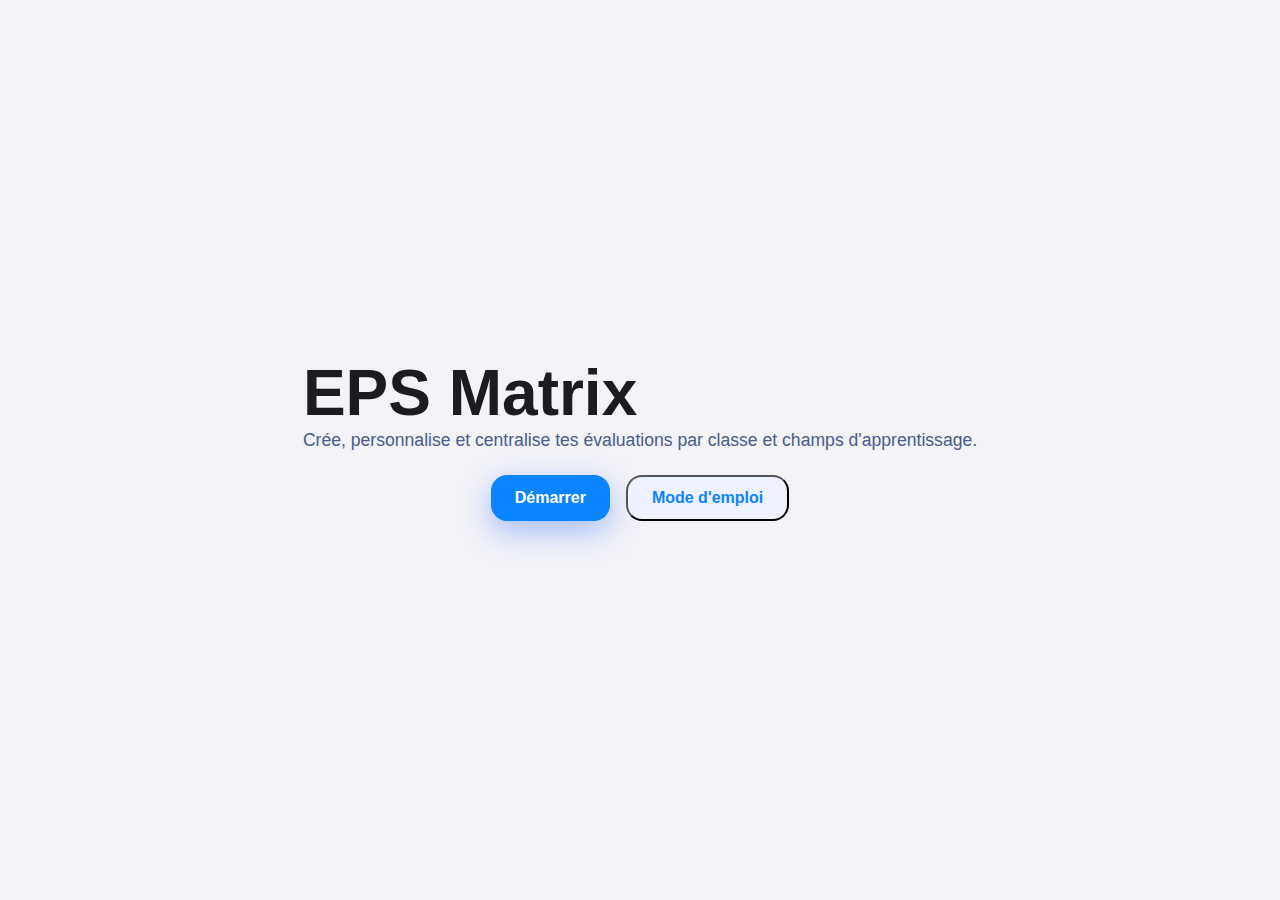
<file: index.html>
<!doctype html>
<html lang="fr">
<head>
  <meta charset="utf-8" />
  <meta name="viewport" content="width=device-width, initial-scale=1" />
  <title>EPS Matrix</title>
  <link rel="stylesheet" href="styles.css" />
</head>
<body class="landing simpleLanding">
  <main class="landingCenter">
    <h1>EPS Matrix</h1>
    <p class="lead">Crée, personnalise et centralise tes évaluations par classe et champs d'apprentissage.</p>
    <div class="ctaRow" style="justify-content:center;">
      <a class="btn primary" href="hub.html">Démarrer</a>
      <button class="btn secondary" id="btnLandingManual">Mode d'emploi</button>
    </div>
  </main>
  <div class="modal hidden" id="landingManual">
    <div class="modalCard">
      <h2>Mode d'emploi</h2>
      <div class="manualBlocks">
        <div class="manualBlock" data-tone="blue">
          <h3>1. Préparer vos classes</h3>
          <p>Depuis « Créer une classe », renseigne nom, site, couleur puis colle la liste : seul le prénom + initiale est gardé automatiquement.</p>
        </div>
        <div class="manualBlock" data-tone="green">
          <h3>2. Choisir un mode</h3>
          <p>Dans « Accéder à mes classes », ouvre le dossier désiré, sélectionne un champ d’apprentissage (CA1 à CA5) ou le Bloc note, puis clique sur « Créer une évaluation ».</p>
        </div>
        <div class="manualBlock" data-tone="orange">
          <h3>3. Configurer & saisir</h3>
          <ul>
            <li>Dans la page Évaluation : onglet « Configurer » pour activer les champs, ajouter vos critères, regrouper les élèves.</li>
            <li>« Notation » définit les points attribués à chaque option.</li>
            <li>Export CSV/PDF à tout moment, puis re-import possible sur la même grille.</li>
          </ul>
        </div>
        <div class="manualBlock" data-tone="pink">
          <h3>4. Raccourcis utiles</h3>
          <p>Mode nuit ☾, plein écran pour l’iPad, bloc note pour prises rapides et sauvegarde locale automatique.</p>
        </div>
      </div>
      <div class="actions" style="text-align:right;">
        <button class="btn secondary" onclick="document.getElementById('landingManual').classList.add('hidden')">Fermer</button>
      </div>
    </div>
  </div>
  <script>
    document.getElementById('btnLandingManual').addEventListener('click', ()=>{
      document.getElementById('landingManual').classList.remove('hidden');
    });
  </script>
</body>
</html>
</file>
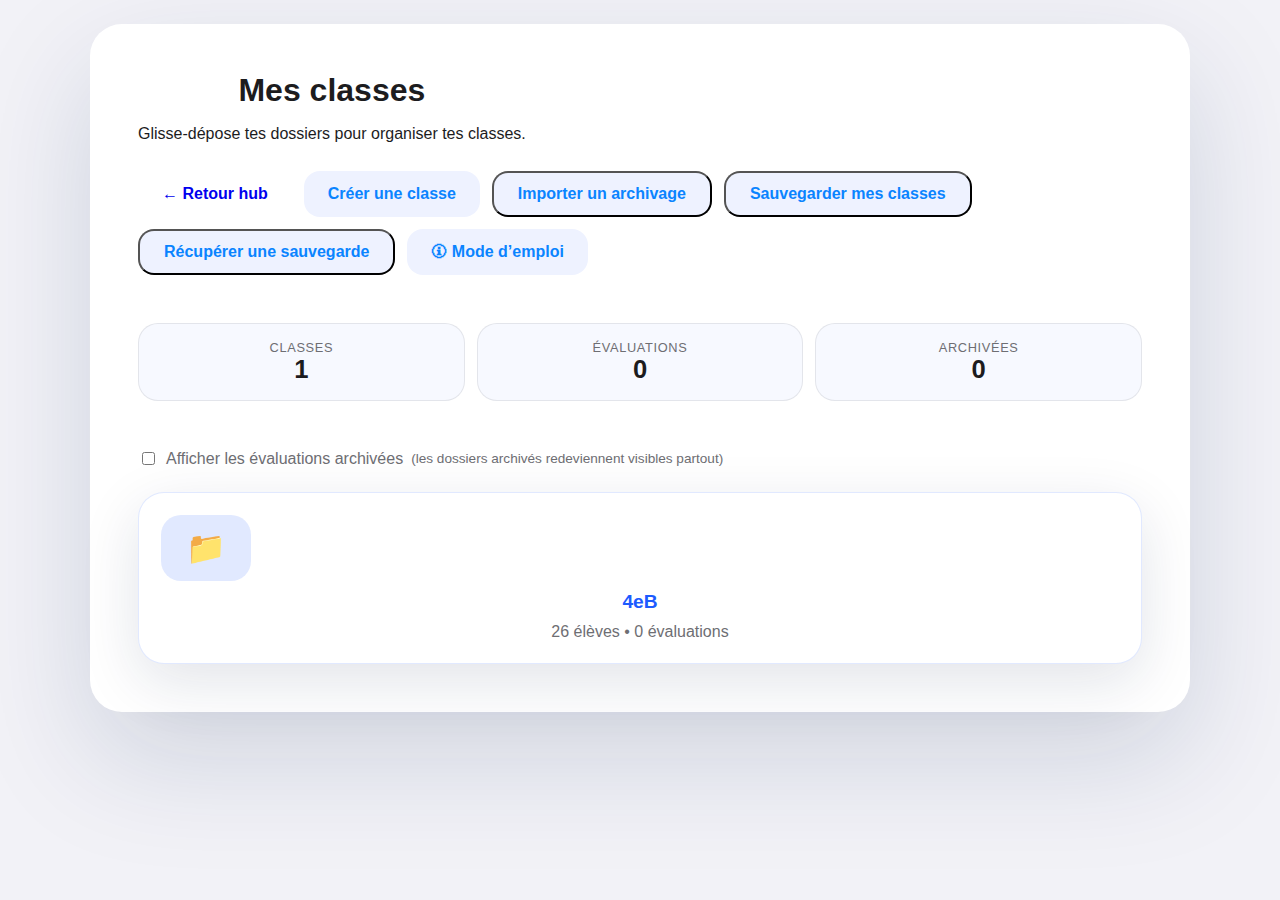
<file: class.html>
<!doctype html>
<html lang="fr">
<head>
  <meta charset="utf-8" />
  <meta name="viewport" content="width=device-width, initial-scale=1" />
  <title>EPS Matrix – Classe</title>
  <link rel="stylesheet" href="styles.css" />
  <script defer src="app.js"></script>
  <script defer src="prompt-modal.js"></script>
  <script defer src="class-detail.js"></script>
</head>
<body>
  <main class="card-full" style="gap:24px;">
    <header class="app">
      <div>
        <h2 id="classTitle">Classe</h2>
        <p id="classMeta" class="dragHint"></p>
      </div>
      <div class="navButtons">
        <a class="btn btn-success" href="classes.html">← Retour classes</a>
        <a class="btn secondary" href="create-class.html">Créer une classe</a>
        <button class="btn primary" id="btnNewEval">Créer une évaluation</button>
        <button class="btn secondary" id="btnBackupClass">Sauvegarder la classe</button>
        <button class="btn secondary" id="btnRestoreClassBackup">Récupérer une sauvegarde</button>
        <button class="btn secondary" id="btnImportArchive">Importer un archivage</button>
        <button class="btn secondary danger" id="btnDeleteClass">Supprimer la classe</button>
        <a class="btn secondary helpLink" href="help.html" target="_blank" rel="noopener">🛈 Mode d’emploi</a>
      </div>
    </header>
    <div class="grid" id="caGrid"></div>
  </main>

  <div class="modal hidden" id="evalModal" role="dialog" aria-modal="true">
    <div class="modalCard" style="max-width:720px;">
      <div class="modalHeader" style="display:flex;justify-content:space-between;align-items:center;gap:12px;">
        <h2 id="evalModalTitle" style="margin:0;">Évaluations</h2>
        <button class="iconButton" id="closeEvalModal" aria-label="Fermer">×</button>
      </div>
      <div id="evalModalContent" class="caList" style="margin-top:16px;"></div>
    </div>
  </div>
  <input type="file" id="hiddenEvalImporter" accept="application/json" class="hidden" />
  <input type="file" id="inputClassBackup" accept=".epsbackup.json,application/json" hidden />
</body>
</html>
</file>
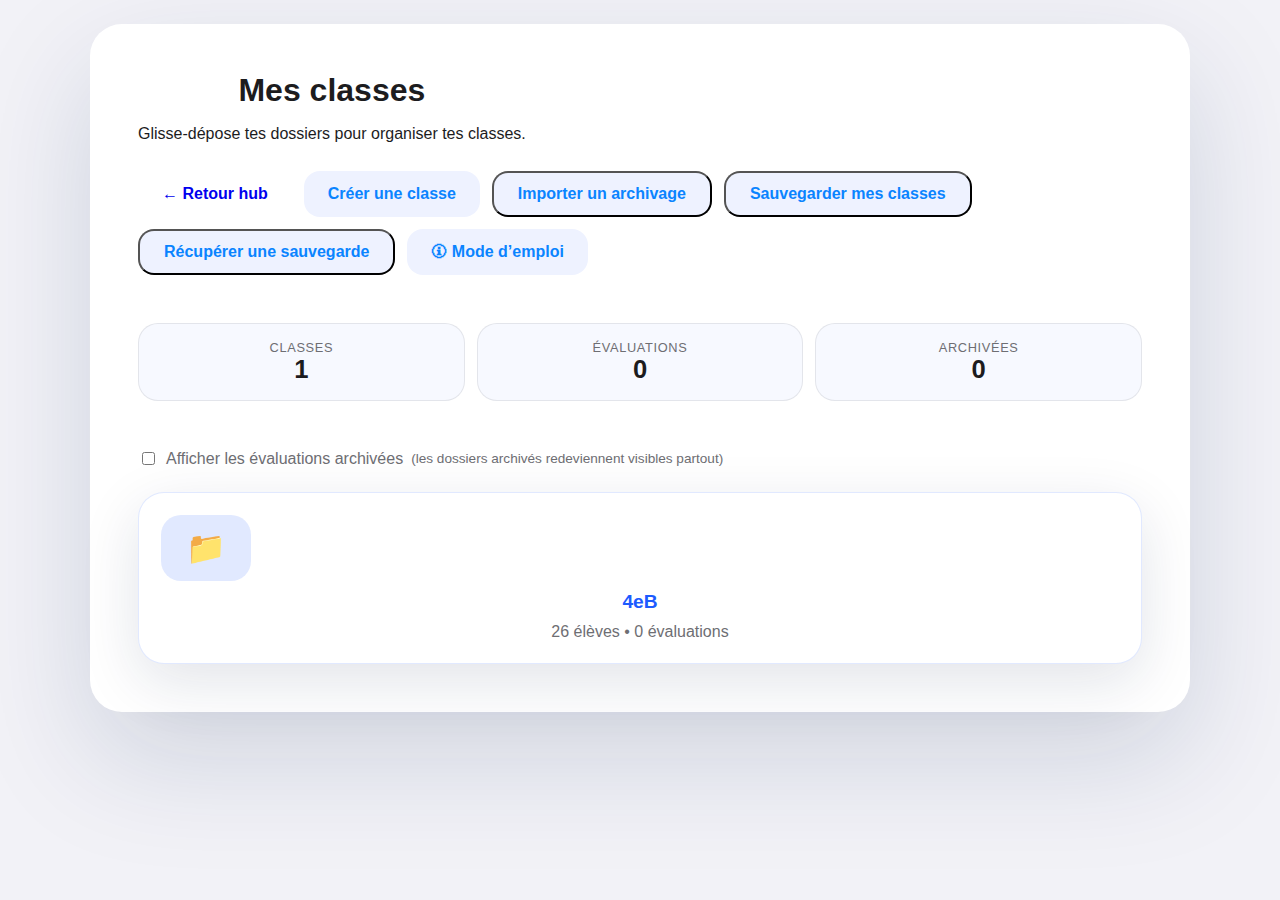
<file: classes.html>
<!doctype html>
<html lang="fr">
<head>
  <meta charset="utf-8" />
  <meta name="viewport" content="width=device-width, initial-scale=1" />
  <title>EPS Matrix – Classes</title>
  <link rel="stylesheet" href="styles.css" />
  <script defer src="app.js"></script>
  <script defer src="classes.js"></script>
</head>
<body>
  <main class="card-full" style="gap:24px;">
    <header class="app">
      <div>
        <h2>Mes classes</h2>
        <p class="dragHint">Glisse-dépose tes dossiers pour organiser tes classes.</p>
      </div>
      <div class="navButtons">
        <a class="btn btn-success" href="hub.html">← Retour hub</a>
        <a class="btn secondary" href="create-class.html">Créer une classe</a>
        <button class="btn secondary" id="btnImportArchiveGlobal">Importer un archivage</button>
        <button class="btn secondary" id="btnBackupAllClasses">Sauvegarder mes classes</button>
        <button class="btn secondary" id="btnRestoreAppBackup">Récupérer une sauvegarde</button>
        <a class="btn secondary helpLink" href="help.html" target="_blank" rel="noopener">🛈 Mode d’emploi</a>
      </div>
    </header>
    <div class="stats" id="classesStats"></div>
    <label style="display:flex;gap:8px;align-items:center;color:var(--muted);">
      <input type="checkbox" id="chkShowArchived" /> Afficher les évaluations archivées <span style="font-size:0.85rem;">(les dossiers archivés redeviennent visibles partout)</span>
    </label>
    <div class="grid" id="folderGrid"></div>
  </main>
  <input type="file" id="hiddenArchiveImporter" accept="application/json" class="hidden" />
  <input type="file" id="inputAppBackup" accept=".epsbackup.json,application/json" class="hidden" />
</body>
</html>
</file>
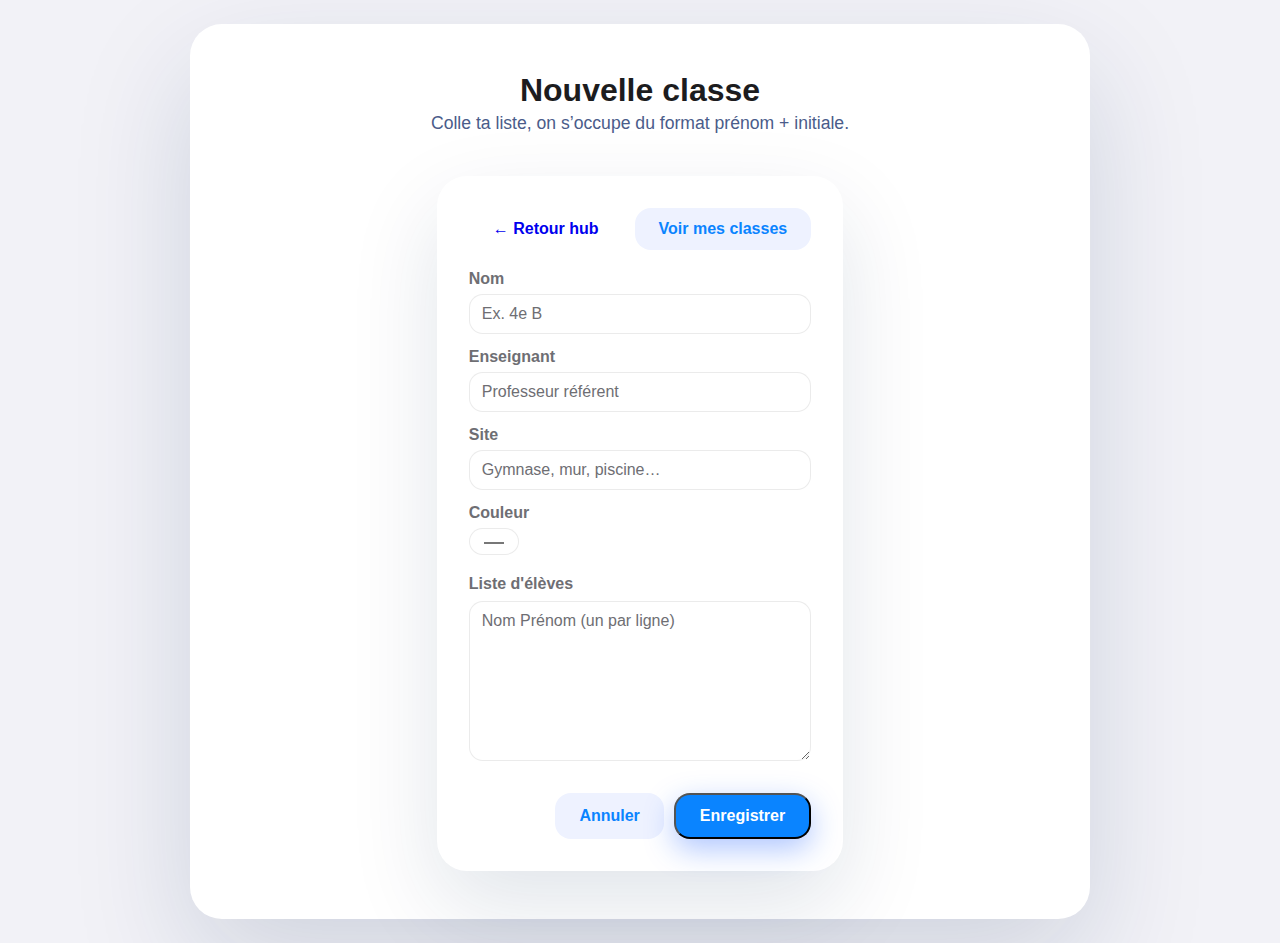
<file: create-class.html>
<!doctype html>
<html lang="fr">
<head>
  <meta charset="utf-8" />
  <meta name="viewport" content="width=device-width, initial-scale=1" />
  <title>EPS Matrix – Créer une classe</title>
  <link rel="stylesheet" href="styles.css" />
  <script defer src="app.js"></script>
  <script defer src="create-class.js"></script>
</head>
<body class="create-class">
  <main class="card-full heroCard" style="max-width:900px;">
    <header class="app" style="justify-content:center;">
      <div>
        <h2 style="margin-bottom:4px;">Nouvelle classe</h2>
        <p class="lead">Colle ta liste, on s’occupe du format prénom + initiale.</p>
      </div>
    </header>
    <div class="formShell">
      <div class="navButtons" style="justify-content:space-between;">
        <a class="btn btn-success" href="hub.html">← Retour hub</a>
        <a class="btn secondary" href="classes.html">Voir mes classes</a>
      </div>
      <form id="classForm" style="display:flex;flex-direction:column;gap:20px;">
        <div class="formGrid">
          <label>Nom<input name="name" required placeholder="Ex. 4e B" /></label>
          <label>Enseignant<input name="teacher" placeholder="Professeur référent" /></label>
          <label>Site<input name="site" placeholder="Gymnase, mur, piscine…" /></label>
          <label>Couleur<input name="color" type="color" value="#1c5bff" /></label>
        </div>
        <label style="display:flex;flex-direction:column;gap:8px;font-weight:600;color:var(--muted);">
          Liste d'élèves
          <textarea name="students" placeholder="Nom Prénom (un par ligne)"></textarea>
        </label>
        <div class="actions" style="display:flex;gap:10px;justify-content:flex-end;">
          <a class="btn secondary" href="hub.html">Annuler</a>
          <button class="btn primary" type="submit">Enregistrer</button>
        </div>
      </form>
    </div>
  </main>
</body>
</html>
</file>
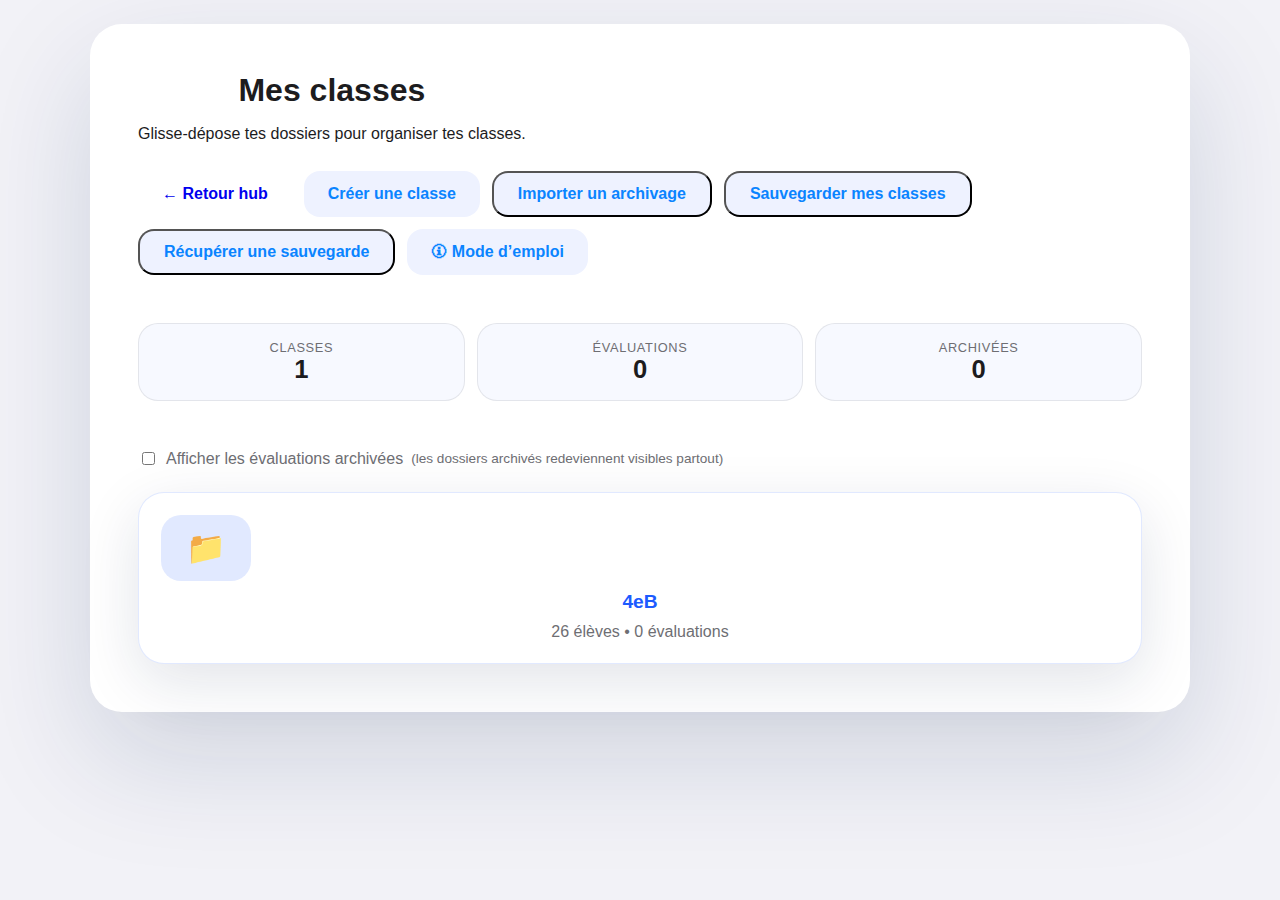
<file: evaluation.html>
<!doctype html>
<html lang="fr">
<head>
  <meta charset="utf-8" />
  <meta name="viewport" content="width=device-width, initial-scale=1" />
  <title>EPS Matrix – Évaluation</title>
  <link rel="stylesheet" href="styles.css" />
  <script defer src="app.js"></script>
  <script defer src="prompt-modal.js"></script>
  <script defer src="evaluation.js"></script>
</head>
<body>
  <main class="card-full" style="gap:24px;">
    <header class="app">
      <div>
        <h2 id="evalTitle">Évaluation</h2>
        <p id="evalMeta" class="dragHint"></p>
      </div>
      <div class="navButtons">
        <a class="btn btn-success" id="backClass" href="classes.html">← Retour classe</a>
        <button class="btn btn-neutral" id="btnConfigure">Configurer</button>
        <button class="btn btn-neutral" id="btnScoring">Notation</button>
        <button class="btn btn-neutral" id="btnToggleNote">Afficher la note</button>
        <button class="btn btn-neutral" id="btnExportCsv">Sauvegarder CSV</button>
        <label class="btn btn-neutral" style="cursor:pointer;">
          Importer CSV
          <input type="file" id="inputImportCsv" accept=".csv,text/csv" hidden />
        </label>
        <button class="btn btn-neutral" id="btnExportPdf">PDF</button>
        <button class="btn btn-neutral" id="btnTableOnly">Plein écran</button>
        <a class="btn btn-neutral helpLink" href="help.html" target="_blank" rel="noopener">🛈 Mode d’emploi</a>
      </div>
    </header>
    <div class="stats" id="evalStats"></div>
    <section class="terrainPanel" id="terrainPanel">
      <div class="terrainPanelHeader">
        <div class="terrainToggleRow">
          <div class="modeButtonGroup">
            <button class="btn secondary modeSwitch" type="button" id="btnToggleTerrainMode">Activer le mode terrain</button>
            <button class="btn secondary modeSwitch ghost" type="button" id="btnToggleCordeeMode">Mode cordée</button>
            <button class="btn secondary modeSwitch ghost" type="button" id="btnToggleEquipeMode">Mode équipe</button>
            <button class="btn secondary modeSwitch ghost" type="button" id="btnToggleCollectifMode">Mode collectif</button>
          </div>
          <p class="muted smallText" id="terrainModeHint">Choisis un mode pour afficher ses options.</p>
          <p class="modeSoon hidden" id="modeSoonMessage">Arrive bientôt</p>
        </div>
        <div class="terrainConfig hidden" id="terrainConfigRow">
          <label>Nombre de terrains
            <input type="number" id="terrainCountInput" min="1" max="20" value="4" />
          </label>
          <button class="btn btn-primary" type="button" id="btnInitTerrains">Initialiser le classement</button>
        </div>
      </div>
      <div class="modePlaceholderCard" id="modePlaceholderCard">
        <span class="placeholderIcon" role="img" aria-label="Configuration">⚙️</span>
        <p>Choisis un mode pour afficher ses options.</p>
      </div>
      <div class="terrainContent hidden" id="terrainContent">
        <div class="terrainGrid" id="terrainGrid"></div>
        <div class="terrainMatches" id="terrainMatchesSection">
          <ul id="terrainMatchesList"></ul>
        </div>
      </div>
    </section>
    <section class="rotationPanel" id="rotationPanel">
      <div class="sectionHeader">
        <div>
          <h3>Rotation en cours</h3>
          <p class="muted"><span id="rotationRoundLabel">Rotation #1</span> • Saisis les scores puis passe à la rotation suivante.</p>
        </div>
        <div class="rotationActions">
          <button class="btn btn-neutral" type="button" id="btnUndoRotation" disabled>Annuler la dernière rotation</button>
          <button class="btn btn-primary" type="button" id="btnNextRotation" disabled>Rotation suivante</button>
        </div>
      </div>
      <div id="rotationMatches" class="rotationMatches"></div>
    </section>
    <aside class="rotationReadyPopup hidden" id="rotationReadyPopup">
      <div class="popupCard">
        <div>
          <p class="muted tinyCaps">Scores validés</p>
          <strong id="rotationReadyTitle">Tous les terrains sont prêts</strong>
          <p class="muted" id="rotationReadyDesc">Tu peux lancer la rotation suivante ou revoir le classement avant de valider.</p>
        </div>
        <div class="popupActions">
          <button class="btn btn-neutral" type="button" id="btnReadyReview">↺ Retour aux résultats</button>
          <button class="btn btn-primary" type="button" id="btnReadyNext">Rotation suivante</button>
        </div>
      </div>
    </aside>
    <div class="tableWrapper">
      <table>
        <thead><tr id="thead"></tr></thead>
        <tbody id="tbody"></tbody>
      </table>
    </div>
    <section class="resultsPanel hidden" id="resultsPanel">
      <div class="sectionHeader">
        <h3>Mode terrain – Résultats</h3>
        <button class="btn btn-neutral" type="button" id="btnExportResultsCsv">Exporter les résultats</button>
      </div>
      <div class="tableWrapper">
        <table>
          <thead>
            <tr>
              <th>Rang</th>
              <th>Élève</th>
              <th>Départ</th>
              <th>Terrain actuel</th>
              <th>Matchs</th>
              <th>Gagnés</th>
              <th>Perdus</th>
              <th>Points</th>
            </tr>
          </thead>
          <tbody id="resultsBody"></tbody>
        </table>
      </div>
    </section>
  </main>

  <div class="modal hidden" id="configModal" role="dialog" aria-modal="true">
    <div class="modalCard large">
      <div class="modalHeader">
        <h2>Configurer la grille</h2>
        <button class="iconButton" data-close-modal>&times;</button>
      </div>
      <p class="muted">Sélectionne les champs de base à afficher puis compose tes critères.</p>
      <section class="baseFieldsPanel">
        <h3>Champs de base</h3>
        <div id="baseFieldOptions" class="baseFieldGrid"></div>
      </section>
      <section>
        <h3>Critères</h3>
        <div id="configList" class="criteriaList"></div>
      </section>
      <div class="actions modalActions">
        <button class="btn secondary" id="btnAddCriterion" type="button">+ Ajouter un critère</button>
        <button class="btn secondary" id="btnChatGPT" type="button">Pense-bête ChatGPT</button>
        <span class="flex-fill"></span>
        <button class="btn secondary" data-close-modal type="button">Annuler</button>
        <button class="btn primary" id="btnSaveCriteria" type="button">Enregistrer</button>
      </div>
    </div>
  </div>

  <div class="modal hidden" id="scoringModal" role="dialog" aria-modal="true">
    <div class="modalCard large">
      <div class="modalHeader">
        <h2>Notation</h2>
        <button class="iconButton" data-close-modal>&times;</button>
      </div>
      <p class="muted">Attribue des points à chaque option. Ces valeurs alimentent automatiquement la note sur 20.</p>
      <div id="scoringList" class="criteriaList"></div>
      <div class="actions modalActions">
        <span class="flex-fill"></span>
        <button class="btn secondary" data-close-modal type="button">Annuler</button>
        <button class="btn primary" id="btnSaveScoring" type="button">Enregistrer</button>
      </div>
    </div>
  </div>

  <div class="modal hidden" id="chatgptModal" role="dialog" aria-modal="true">
    <div class="modalCard">
      <div class="modalHeader">
        <h2>Pense-bête ChatGPT</h2>
        <button class="iconButton" data-close-modal>&times;</button>
      </div>
      <p class="muted">Copie le prompt ci-dessous pour générer des critères conformes aux derniers programmes EPS.</p>
      <textarea id="chatgptPrompt" style="width:100%;min-height:160px;border-radius:18px;border:1px solid var(--line);padding:16px;font-family:inherit;"></textarea>
      <div class="actions" style="display:flex;gap:10px;justify-content:flex-end;flex-wrap:wrap;">
        <button class="btn secondary" id="btnCopyPrompt" type="button">Copier le prompt</button>
        <button class="btn primary" id="btnOpenChatGPT" type="button">Ouvrir chatgpt.com</button>
      </div>
    </div>
  </div>

  <div class="modal hidden" id="playerModal" role="dialog" aria-modal="true">
    <div class="modalCard">
      <div class="modalHeader">
        <h2 id="playerModalTitle">Fiche terrain</h2>
        <button class="iconButton" data-close-modal>&times;</button>
      </div>
      <p class="muted" id="playerModalMeta"></p>
      <label>Note libre
        <textarea id="playerNoteInput" style="width:100%;min-height:140px;border-radius:16px;border:1px solid var(--line);padding:12px;font-family:inherit;"></textarea>
      </label>
      <label>Rôle
        <select id="playerRoleSelect">
          <option value="player">Joueur / Joueuse</option>
          <option value="ref">Arbitre</option>
        </select>
      </label>
      <div class="actions modalActions">
        <span class="flex-fill"></span>
        <button class="btn secondary" type="button" data-close-modal>Fermer</button>
        <button class="btn primary" type="button" id="btnSavePlayer">Enregistrer</button>
      </div>
    </div>
  </div>

  <div class="modal hidden" id="studentSummaryModal" role="dialog" aria-modal="true">
    <div class="modalCard large">
      <div class="modalHeader">
        <h2 id="studentSummaryTitle">Bilan élève</h2>
        <button class="iconButton" data-close-modal>&times;</button>
      </div>
      <p class="muted" id="studentSummaryMeta"></p>
      <div class="studentSummaryStats" id="studentSummaryStats"></div>
      <div class="studentMatches">
        <h4>Matches</h4>
        <ul id="studentMatchesList"></ul>
      </div>
    </div>
  </div>
</body>
</html>
</file>
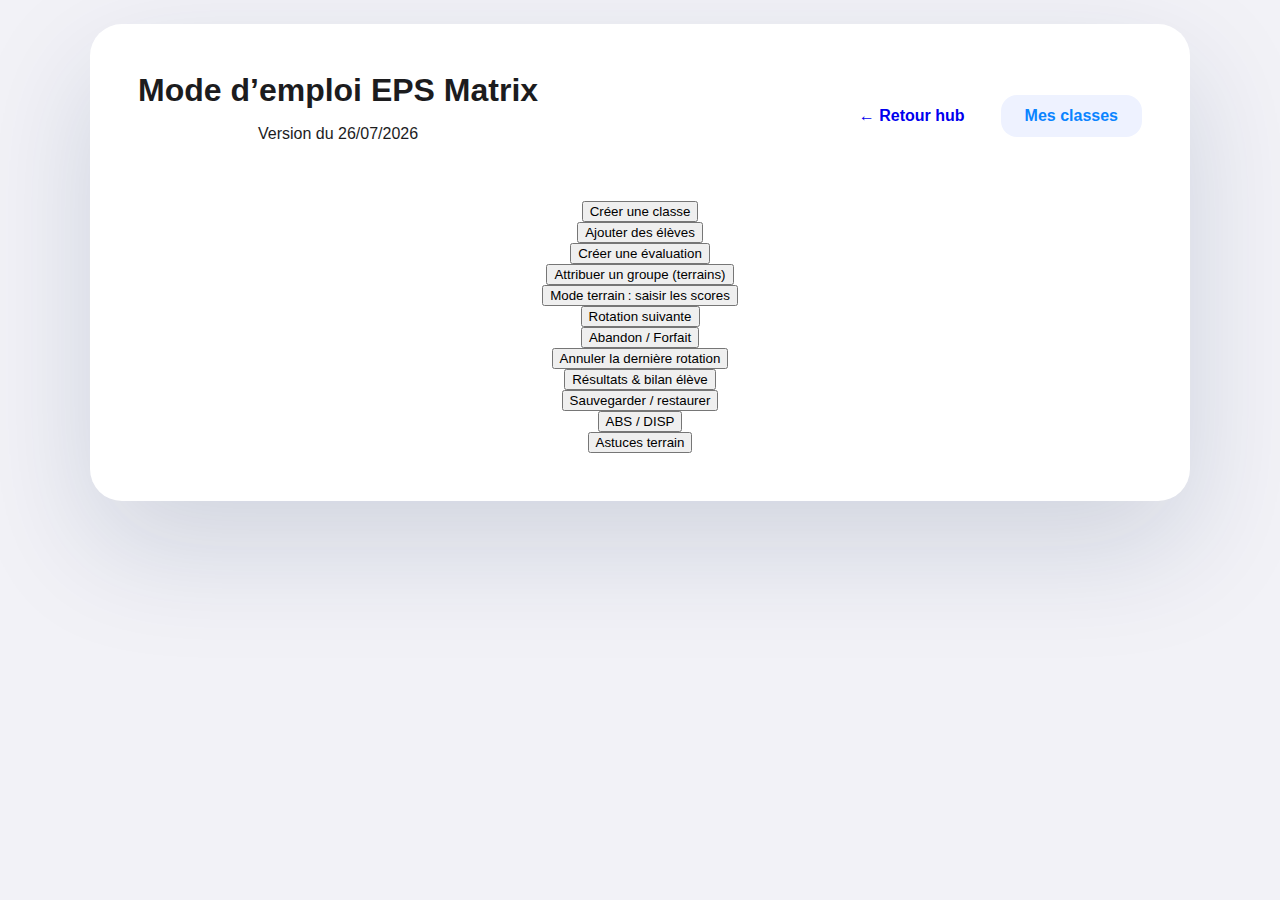
<file: help.html>
<!doctype html>
<html lang="fr">
<head>
  <meta charset="utf-8" />
  <meta name="viewport" content="width=device-width, initial-scale=1" />
  <title>EPS Matrix – Mode d’emploi</title>
  <link rel="stylesheet" href="styles.css" />
</head>
<body class="helpPage">
  <main class="card-full helpShell">
    <header class="app">
      <div>
        <h2>Mode d’emploi EPS Matrix</h2>
        <p class="dragHint">Version du <span id="helpDate"></span></p>
      </div>
      <div class="navButtons">
        <a class="btn btn-success" href="hub.html">← Retour hub</a>
        <a class="btn secondary" href="classes.html">Mes classes</a>
      </div>
    </header>
    <section class="helpGrid">
      <article class="helpCard" data-tone="blue">
        <button type="button" class="helpCardButton" data-target="card-create-class">Créer une classe</button>
        <div class="helpContent" id="card-create-class">
          <ol>
            <li>Depuis le hub, touche « Accéder à mes classes » puis « Créer une classe ».</li>
            <li>Colle la liste brute « Nom Prénom » : EPS Matrix nettoie en Prénom + initiale.</li>
            <li>Ajoute la couleur, le niveau et c’est prêt.</li>
          </ol>
        </div>
      </article>
      <article class="helpCard" data-tone="green">
        <button type="button" class="helpCardButton" data-target="card-add-students">Ajouter des élèves</button>
        <div class="helpContent" id="card-add-students">
          <ol>
            <li>Dans la classe, clique « Créer une évaluation » → les élèves sont importés automatiquement.</li>
            <li>Besoin d’ajouter quelqu’un ? utilise « + Élève » ou importe un CSV (nom, prénom, student_id).</li>
            <li>EPS Matrix attribue un identifiant unique pour sécuriser les imports.</li>
          </ol>
        </div>
      </article>
      <article class="helpCard" data-tone="orange">
        <button type="button" class="helpCardButton" data-target="card-create-eval">Créer une évaluation</button>
        <div class="helpContent" id="card-create-eval">
          <ol>
            <li>Choisis un champ CA1‑CA5 (ou Bloc note) dans la classe.</li>
            <li>Configure les critères, options et pondérations dans « Configurer / Notation ».</li>
            <li>Active la note /20 si besoin, puis saisis les niveaux directement dans le tableau.</li>
          </ol>
        </div>
      </article>
      <article class="helpCard" data-tone="pink">
        <button type="button" class="helpCardButton" data-target="card-groups">Attribuer un groupe (terrains)</button>
        <div class="helpContent" id="card-groups">
          <ol>
            <li>Dans l’évaluation, colonne « Groupe » = terrain actuel (1..20).</li>
            <li>Utilise « Initialiser le classement » pour répartir automatiquement les présents.</li>
            <li>ABS/DISP vont automatiquement dans « Hors terrain ».</li>
          </ol>
        </div>
      </article>
      <article class="helpCard" data-tone="teal">
        <button type="button" class="helpCardButton" data-target="card-terrain-scores">Mode terrain : saisir les scores</button>
        <div class="helpContent" id="card-terrain-scores">
          <ol>
            <li>Active « Mode terrain », puis touche « Saisir score » sur la carte terrain.</li>
            <li>Renseigne les deux scores (A vs B) ou active « Abandon ».</li>
            <li>Chaque carte affiche l’arbitre, le statut et un bouton « Corriger » tant que la rotation n’est pas validée.</li>
          </ol>
        </div>
      </article>
      <article class="helpCard" data-tone="purple">
        <button type="button" class="helpCardButton" data-target="card-rotation">Rotation suivante</button>
        <div class="helpContent" id="card-rotation">
          <ol>
            <li>Quand tous les matches sont « Terminé », le bouton « Rotation suivante » s’active.</li>
            <li>Le gagnant monte d’un terrain (et devient arbitre), le perdant descend, l’ancien arbitre rejoue.</li>
            <li>Les entrants du round suivant sont prioritaires pour affronter l’arbitre du terrain où ils arrivent.</li>
          </ol>
        </div>
      </article>
      <article class="helpCard" data-tone="red">
        <button type="button" class="helpCardButton" data-target="card-forfeit">Abandon / Forfait</button>
        <div class="helpContent" id="card-forfeit">
          <ol>
            <li>Active le toggle « Abandon » sur la carte du match.</li>
            <li>Choisis qui abandonne : le match passe immédiatement « Terminé – Forfait ».</li>
            <li>Le journal et le bilan élève indiquent automatiquement la mention “FORFAIT”.</li>
          </ol>
        </div>
      </article>
      <article class="helpCard" data-tone="indigo">
        <button type="button" class="helpCardButton" data-target="card-undo">Annuler la dernière rotation</button>
        <div class="helpContent" id="card-undo">
          <ol>
            <li>Après « Rotation suivante », le bouton « Annuler la dernière rotation » devient actif.</li>
            <li>Un tap restaure les terrains, rôles, scores et historiques du round précédent.</li>
            <li>Modifie ce qu’il faut, puis relance « Rotation suivante ».</li>
          </ol>
        </div>
      </article>
      <article class="helpCard" data-tone="yellow">
        <button type="button" class="helpCardButton" data-target="card-results">Résultats & bilan élève</button>
        <div class="helpContent" id="card-results">
          <ol>
            <li>Section « Mode terrain – Résultats » : classement trié (points, victoires, terrain, nom).</li>
            <li>Touche une ligne pour ouvrir la fiche élève (matchs, scores, abandons, notes libres).</li>
            <li>Export CSV dédié disponible pour partager le podium.</li>
          </ol>
        </div>
      </article>
      <article class="helpCard" data-tone="gray">
        <button type="button" class="helpCardButton" data-target="card-backup">Sauvegarder / restaurer</button>
        <div class="helpContent" id="card-backup">
          <ol>
            <li>« Sauvegarder mes classes » = backup complet (.epsbackup.json). « Sauvegarder la classe » = classe seule.</li>
            <li>Import non destructif : si une classe existe déjà, elle est dupliquée avec le suffixe “(restaurée JJ-MM)”.</li>
            <li>Depuis iPad, stocke les fichiers dans Fichiers › iCloud pour pouvoir vider le cache en toute sérénité.</li>
          </ol>
        </div>
      </article>
      <article class="helpCard" data-tone="brown">
        <button type="button" class="helpCardButton" data-target="card-abs">ABS / DISP</button>
        <div class="helpContent" id="card-abs">
          <ol>
            <li>Les boutons ABS/DISP du tableau grisent la ligne et envoient l’élève hors terrain.</li>
            <li>Exporter CSV ajoute deux colonnes (<code>absent</code>, <code>dispense</code>) utilisables à l’import.</li>
            <li>En mode terrain, seuls les présents apparaissent dans les matches.</li>
          </ol>
        </div>
      </article>
      <article class="helpCard" data-tone="aqua">
        <button type="button" class="helpCardButton" data-target="card-tips">Astuces terrain</button>
        <div class="helpContent" id="card-tips">
          <ul>
            <li>Pense à ajouter le lien help.html à ton écran d’accueil iPad pour un accès instantané.</li>
            <li>Active « Plein écran » avant une saisie intense : la table gagne en lisibilité.</li>
            <li>Utilise le Pencil pour switcher stylet/gomme d’un simple double-tap, EPS Matrix suit la config système.</li>
          </ul>
        </div>
      </article>
    </section>
  </main>
  <script>
    const label = new Date().toLocaleDateString('fr-FR',{day:'2-digit',month:'2-digit',year:'numeric'});
    const target = document.getElementById('helpDate');
    if(target){ target.textContent = label; }
    document.querySelectorAll('.helpCardButton').forEach((btn)=>{
      btn.addEventListener('click', ()=>{
        const card = btn.closest('.helpCard');
        const content = document.getElementById(btn.dataset.target);
        if(!card || !content) return;
        const isOpen = card.classList.toggle('open');
        content.hidden = !isOpen;
      });
    });
    document.querySelectorAll('.helpContent').forEach((content)=>content.hidden = true);
  </script>
</body>
</html>
</file>
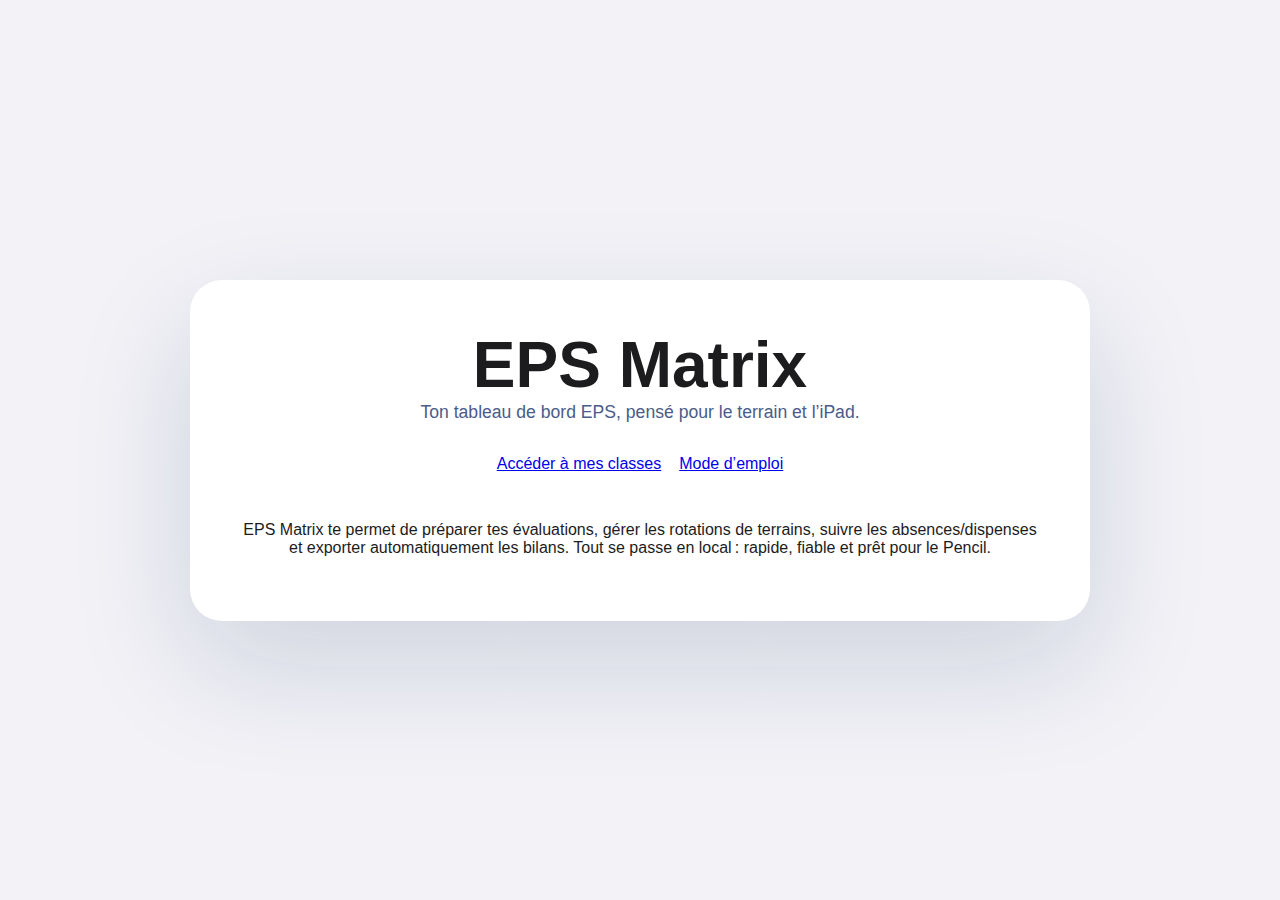
<file: hub.html>
<!doctype html>
<html lang="fr">
<head>
  <meta charset="utf-8" />
  <meta name="viewport" content="width=device-width, initial-scale=1" />
  <title>EPS Matrix – Hub</title>
  <link rel="stylesheet" href="styles.css" />
</head>
<body class="hub">
  <main class="card-full hubCard">
    <header class="hubHeader">
      <h1>EPS Matrix</h1>
      <p class="lead">Ton tableau de bord EPS, pensé pour le terrain et l’iPad.</p>
    </header>
    <div class="hubChoices">
      <a class="hubAction primary" href="classes.html">Accéder à mes classes</a>
      <a class="hubAction secondary" href="help.html" target="_blank" rel="noopener">Mode d’emploi</a>
    </div>
    <section class="hubIntro">
      <p>EPS Matrix te permet de préparer tes évaluations, gérer les rotations de terrains, suivre les absences/dispenses et exporter automatiquement les bilans. Tout se passe en local : rapide, fiable et prêt pour le Pencil.</p>
    </section>
  </main>
</body>
</html>
</file>
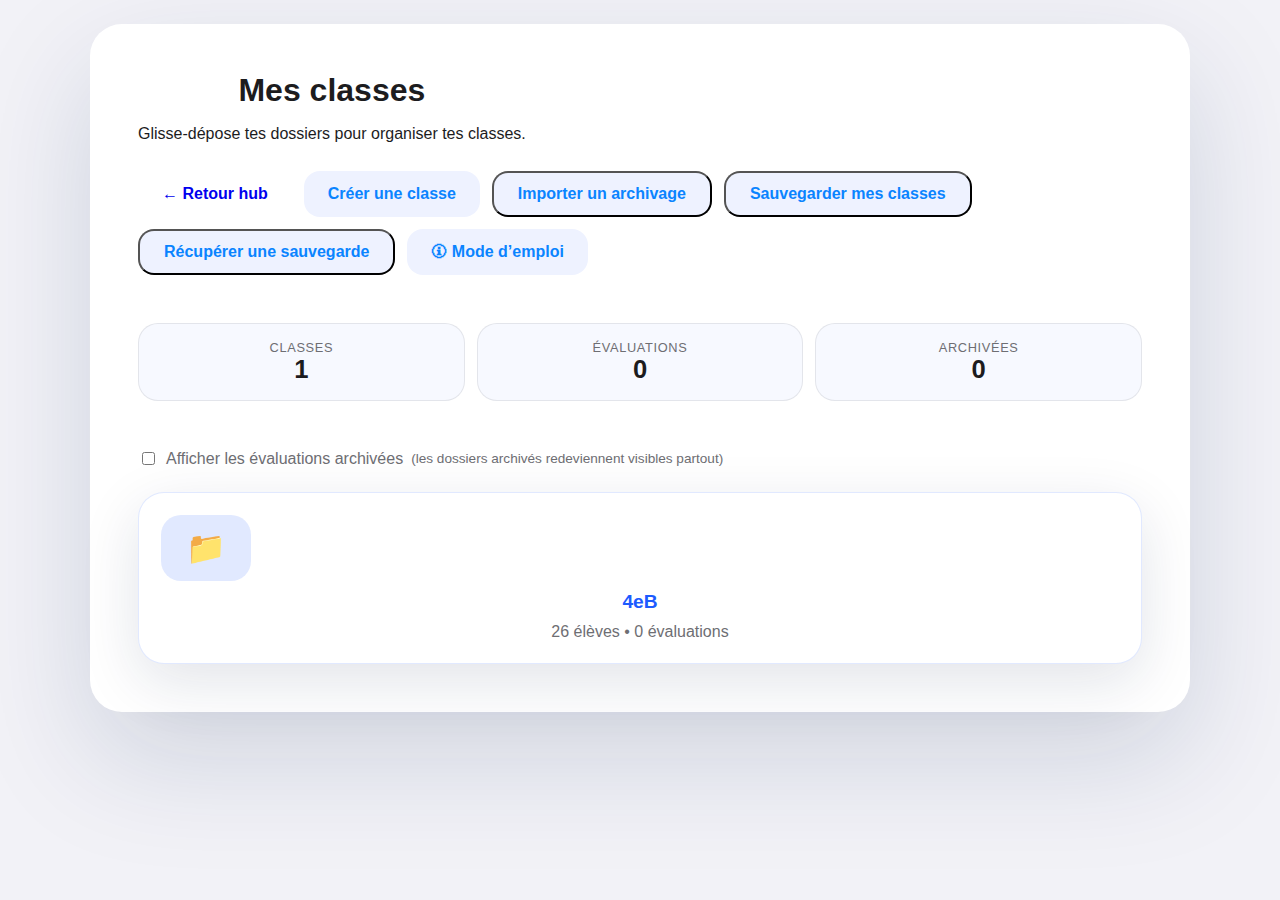
<file: notes.html>
<!doctype html>
<html lang="fr">
<head>
  <meta charset="utf-8" />
  <meta name="viewport" content="width=device-width, initial-scale=1" />
  <title>EPS Matrix – Bloc note</title>
  <link rel="stylesheet" href="styles.css" />
  <script defer src="app.js"></script>
  <script defer src="notes.js"></script>
</head>
<body class="notes">
  <main class="card-full" style="gap:24px;">
    <header class="app">
      <div>
        <h2 id="notesTitle">Bloc note</h2>
        <p id="notesMeta" class="dragHint"></p>
      </div>
      <div class="navButtons">
        <a class="btn btn-success" id="backClass" href="classes.html">← Retour classe</a>
        <button class="btn secondary" id="btnExportNotes" type="button">Exporter JSON</button>
        <a class="btn secondary helpLink" href="help.html" target="_blank" rel="noopener">🛈 Mode d’emploi</a>
      </div>
    </header>
    <section class="notesLayout">
      <div class="cardSection">
        <h3>Tableau d'observations</h3>
        <p class="muted">Une ligne d'écriture libre par élève (auto-sauvegarde).</p>
        <div class="tableWrapper">
          <table>
            <thead><tr><th>Prénom</th><th>Note</th></tr></thead>
            <tbody id="notesBody"></tbody>
          </table>
        </div>
      </div>
      <div class="cardSection">
        <div class="sectionHeader">
          <div>
            <h3>Mur de post-it</h3>
            <p class="muted">Ajoute des pense-bêtes colorés.</p>
          </div>
          <div class="navButtons">
            <button class="btn secondary" id="btnAddSticky" type="button">+ Post-it</button>
            <button class="btn secondary" id="btnClearStickies" type="button">Effacer</button>
          </div>
        </div>
        <div id="stickiesBoard" class="stickiesBoard"></div>
      </div>
      <div class="cardSection">
        <div class="sectionHeader">
          <div>
            <h3>Mode stylet</h3>
            <p class="muted">Écris à main levée (Apple Pencil compatible).</p>
          </div>
          <div class="navButtons">
            <button class="btn secondary" id="btnFullscreenSketch" type="button">Plein écran</button>
            <button class="btn secondary" id="btnExportSketch" type="button">Archiver (PNG)</button>
            <button class="btn secondary" id="btnClearSketch" type="button">Effacer</button>
          </div>
        </div>
        <div class="sketchToolbar">
          <div id="sketchTabs" class="sketchTabs"></div>
          <div class="navButtons">
            <button class="btn secondary" id="btnAddSketchPage" type="button">+ Page stylet</button>
            <button class="btn secondary" id="btnRenameSketchPage" type="button">Renommer</button>
            <button class="btn secondary danger" id="btnDeleteSketchPage" type="button">Supprimer</button>
          </div>
        </div>
        <div class="sketchOptions">
          <div class="sketchToolsRow">
            <div class="sketchToolButtons">
              <button class="btn secondary active" id="btnToolPen" type="button">Stylet</button>
              <button class="btn secondary" id="btnToolEraser" type="button">Gomme</button>
            </div>
            <div class="sketchActions">
              <button class="btn secondary hidden" id="btnExitFullscreen" type="button">Quitter plein écran</button>
            </div>
          </div>
          <div class="sketchPalettes">
            <div>
              <p class="muted smallTitle">Couleur</p>
              <div id="sketchColorPalette" class="sketchPalette"></div>
            </div>
            <div>
              <p class="muted smallTitle">Épaisseur</p>
              <div id="sketchSizePalette" class="sketchSizes"></div>
            </div>
          </div>
        </div>
        <div class="sketchShell" id="sketchShell">
          <canvas id="sketchCanvas" width="900" height="360"></canvas>
        </div>
      </div>
    </section>
  </main>
</body>
</html>
</file>
<file: styles.css>
:root{
  --bg:#f2f2f7;
  --surface:#ffffff;
  --surface-2:#f7f7fb;
  --text:#1c1c1e;
  --text-muted:#6e6e73;
  --border:rgba(0,0,0,.08);
  --accent:#0a84ff;
  --success:#34c759;
  --danger:#ff3b30;
  --modal-scrim:rgba(0,0,0,.4);
  --shadow-soft:0 8px 24px rgba(0,0,0,.08);
  font-family:"SF Pro Display","Inter",-apple-system,BlinkMacSystemFont,"Segoe UI",sans-serif;
  /* legacy aliases */
  --panel:var(--surface);
  --line:var(--border);
  --navy:var(--text);
  --blue:var(--accent);
  --muted:var(--text-muted);
  --green:var(--success);
  --orange:#f97316;
  --red:var(--danger);
  --page-bg:var(--bg);
}
*{box-sizing:border-box;}
body{margin:0;background:var(--page-bg);min-height:100vh;display:flex;align-items:flex-start;justify-content:center;padding:24px;color:var(--navy);--accent:var(--blue);transition:background .3s ease,color .3s ease;}
body.landing,body.hub,body.create-class{align-items:center;}
.modeHintText{margin-top:10px;color:var(--text-muted);font-size:0.95rem;}
input,select,textarea{background:var(--surface);color:var(--text);border:1px solid var(--border);}
input::placeholder,textarea::placeholder{color:var(--text-muted);opacity:1;}
option{color:var(--text);background:var(--surface);}
.landingHero{width:min(1200px,100%);background:radial-gradient(circle at top,#f4f8ff,#eef2ff);border-radius:44px;padding:48px 64px;box-shadow:0 55px 120px rgba(15,30,72,.15);display:flex;gap:40px;align-items:center;position:relative;overflow:hidden;}
.landingHero::after{content:\"\";position:absolute;width:420px;height:420px;background:rgba(28,91,255,.2);filter:blur(120px);top:-140px;right:-120px;z-index:0;}
.heroCopy{flex:1;position:relative;z-index:1;text-align:left;}
.heroVisual{flex:0.9;display:flex;flex-direction:column;gap:18px;align-items:flex-end;position:relative;z-index:1;}
.heroBadge{display:inline-flex;align-items:center;gap:6px;padding:8px 16px;background:#e0ecff;border-radius:999px;font-size:0.9rem;font-weight:600;color:var(--blue);}
.heroBadge::before{content:\"●\";color:#2563eb;}
.landingHero h1{font-size:clamp(2.8rem,5vw,4.6rem);margin:12px 0 20px;color:#0b1c47;}
.ctaRow{display:flex;gap:16px;margin:24px 0;}
.heroStats{display:flex;gap:24px;margin-top:12px;}
.heroStats div{background:#fff;border-radius:20px;padding:16px 18px;box-shadow:0 18px 50px rgba(15,30,72,.08);min-width:120px;text-align:center;}
.heroStats strong{font-size:1.8rem;display:block;color:#0b1c47;}
.heroStats span{color:var(--muted);font-size:0.85rem;}
.heroVisual .pill{padding:10px 18px;border-radius:999px;font-weight:600;color:#0f172a;box-shadow:0 15px 40px rgba(15,23,42,.12);}
.pill-blue{background:rgba(99,102,241,.2);}
.pill-green{background:rgba(16,185,129,.25);}
.heroCardPreview{background:#0c1b46;color:#fff;padding:28px;border-radius:28px;box-shadow:0 25px 80px rgba(12,27,70,.5);width:320px;}
.heroCardPreview p{margin:0 0 10px;font-weight:600;letter-spacing:.08em;text-transform:uppercase;color:#9ab0ff;}
.heroCardPreview ul{list-style:none;margin:0;padding:0;display:flex;flex-direction:column;gap:6px;}
.heroCardPreview li::before{content:\"▹\";margin-right:8px;color:#60a5fa;}
.card-full{background:var(--panel);border-radius:32px;width:min(1100px,100%);padding:48px;box-shadow:0 45px 120px rgba(12,38,85,.15);display:flex;flex-direction:column;gap:18px;text-align:center;}
.heroCard{max-width:800px;margin:0 auto;align-items:center;}
.hubCard{max-width:900px;margin:0 auto;text-align:center;gap:32px;}
.hubChoices{display:flex;flex-wrap:wrap;gap:18px;justify-content:center;}
.hubChoices .btn{min-width:220px;}
.cardSection{background:#fdfdff;border:1px solid var(--line);border-radius:28px;padding:24px;box-shadow:0 25px 70px rgba(12,38,85,.08);}
.sectionHeader{display:flex;align-items:center;justify-content:space-between;gap:12px;}
.notesLayout{display:flex;flex-direction:column;gap:24px;text-align:left;}
.notes .card-full{text-align:left;}
.stickiesBoard{min-height:160px;border:1px dashed var(--line);border-radius:22px;padding:16px;display:flex;flex-wrap:wrap;gap:14px;background:#fdfaf2;}
.sticky{width:180px;min-height:150px;border-radius:18px;padding:12px;box-shadow:0 12px 35px rgba(15,23,42,.15);display:flex;flex-direction:column;}
.sticky textarea{border:none;background:transparent;resize:vertical;min-height:100px;font-size:1rem;font-family:inherit;color:#0f172a;}
.sticky textarea:focus{outline:none;}
.stickyActions{display:flex;justify-content:flex-end;gap:6px;margin-top:8px;}
.stickyActions button{border:none;background:rgba(15,23,42,.2);color:#fff;border-radius:999px;padding:4px 8px;cursor:pointer;}
.stickiesBoard p{margin:0;color:var(--muted);}
.sketchShell{border:1px solid var(--line);border-radius:24px;padding:12px;background:#f8fbff;}
.sketchShell canvas{width:100%;height:360px;display:block;border-radius:18px;background:#fff;touch-action:none;}
h1{font-size:clamp(2.5rem,6vw,4rem);margin:0;}
.lead{color:#4a5c8a;font-size:1.1rem;margin:0;}
.manualBlocks{display:flex;flex-direction:column;gap:14px;margin:20px 0;}
.manualBlock{border-radius:20px;padding:16px 18px;border:1px solid var(--line);background:rgba(255,255,255,.9);}
.manualBlock[data-tone="blue"]{background:rgba(125,157,255,.15);}
.manualBlock[data-tone="green"]{background:rgba(74,222,128,.18);}
.manualBlock[data-tone="orange"]{background:rgba(251,191,36,.18);}
.manualBlock[data-tone="pink"]{background:rgba(244,114,182,.18);}
.manualBlock h3{margin:0 0 6px;font-size:1.05rem;color:var(--navy);}
.manualBlock p{margin:0;color:var(--muted);line-height:1.4;}
.manualBlock ul{margin:0;padding-left:18px;color:var(--muted);}
.highlights{list-style:none;margin:12px 0;padding:0;color:#4a5c8a;display:flex;flex-direction:column;gap:6px;}
.highlights li::before{content:"•";margin-right:8px;color:var(--blue);}
.actions{margin-top:12px;}
.btn{display:inline-flex;align-items:center;justify-content:center;padding:12px 24px;border-radius:16px;font-weight:600;font-size:1rem;text-decoration:none;transition:.2s;}
.btn.primary{background:var(--accent);color:#fff;box-shadow:0 10px 30px rgba(27,91,255,.35);} 
.btn.secondary{background:#eef2ff;color:var(--blue);}
.btn.secondary.active{background:rgba(28,91,255,.15);color:var(--navy);}
.btn.secondary.danger{color:#b91c1c;background:rgba(185,28,28,.12);}
.btn:disabled{opacity:.4;pointer-events:none;}
.card{background:var(--panel);border-radius:28px;padding:32px;box-shadow:0 30px 90px rgba(12,38,85,.12);} 
.formShell{background:#fff;border-radius:30px;padding:32px;box-shadow:0 35px 90px rgba(12,38,85,.12);text-align:left;display:flex;flex-direction:column;gap:20px;}
.formGrid{display:grid;grid-template-columns:repeat(auto-fit,minmax(220px,1fr));gap:14px;}
.formGrid label{display:flex;flex-direction:column;font-weight:600;color:var(--muted);gap:6px;}
.formGrid input,.formShell textarea{border:1px solid var(--line);border-radius:14px;padding:10px 12px;font-size:1rem;font-family:inherit;}
.formShell textarea{min-height:160px;resize:vertical;}
header.app{display:flex;flex-wrap:wrap;gap:12px;align-items:center;justify-content:space-between;margin-bottom:24px;}
header.app h2{margin:0;font-size:2rem;}
.navButtons{display:flex;flex-wrap:wrap;gap:12px;}
.stats{display:grid;grid-template-columns:repeat(auto-fit,minmax(180px,1fr));gap:12px;margin-bottom:24px;}
.statCard{background:#f7f9ff;border:1px solid var(--line);border-radius:20px;padding:16px;text-align:center;}
.statCard span{display:block;font-size:0.8rem;text-transform:uppercase;color:var(--muted);letter-spacing:.05em;}
.statCard strong{font-size:1.6rem;color:var(--navy);}
.grid{display:grid;grid-template-columns:repeat(auto-fit,minmax(260px,1fr));gap:20px;}
#caGrid{grid-template-columns:repeat(auto-fit,minmax(300px,1fr));}
.folder{background:#fff;border:1px solid var(--folder-soft,var(--line));border-radius:26px;padding:22px;display:flex;flex-direction:column;gap:10px;box-shadow:0 18px 60px rgba(15,30,72,.12);cursor:pointer;--accent:var(--folder-color,var(--blue));}
.folderIcon{width:90px;height:66px;border-radius:20px;background:var(--folder-soft,rgba(28,91,255,.12));display:flex;align-items:center;justify-content:center;font-size:2rem;color:var(--folder-color,var(--blue));}
.folderTitle{font-size:1.2rem;font-weight:700;color:var(--folder-color,var(--navy));} 
.folderMeta{color:var(--muted);}
.folderActions{display:flex;flex-wrap:wrap;gap:10px;margin-top:8px;}
.caList{display:flex;flex-direction:column;gap:8px;margin-top:10px;}
.caItem{background:#f6f8ff;border:1px solid #dbe4ff;border-radius:14px;padding:10px;display:flex;justify-content:space-between;align-items:center;gap:10px;}
.caItem span{font-weight:600;color:var(--navy);}
.tableWrapper{overflow:auto;border-radius:22px;border:1px solid var(--line);}
table{width:100%;border-collapse:separate;border-spacing:0;}
thead th{position:sticky;top:0;background:#f1f4ff;border-bottom:2px solid var(--line);padding:8px;font-size:0.75rem;color:var(--muted);text-transform:uppercase;letter-spacing:.05em;}
tbody td{padding:8px;border-bottom:1px solid var(--line);} 
table input,table textarea{width:100%;border:1px solid var(--line);border-radius:8px;padding:4px 6px;font-size:0.9rem;font-family:inherit;}
table textarea{min-height:40px;resize:vertical;}
.groupPicker{width:auto;min-width:70px;max-width:110px;border:1px solid var(--line);border-radius:8px;padding:4px 6px;background:rgba(248,251,255,.95);font-weight:600;text-align:center;}
tbody tr.grouped td{background:var(--group-bg);}
tbody tr.groupStart td{border-top:4px solid var(--group-sep);}
.status{font-weight:600;}
.status.success{color:#15803d;}
.status.warning{color:#b45309;}
.status.danger{color:#b91c1c;}
.modal{position:fixed;inset:0;background:var(--modal-scrim);display:flex;align-items:center;justify-content:center;padding:20px;z-index:99;}
.modalCard{background:var(--panel);border-radius:28px;padding:28px;width:min(820px,100%);max-height:90vh;overflow:auto;box-shadow:0 35px 120px rgba(10,20,40,.45);color:var(--navy);}
.modalCard.large{width:min(960px,100%);}
.modalHeader{display:flex;align-items:center;justify-content:space-between;gap:12px;}
.iconButton{border:none;background:rgba(15,23,42,.08);width:40px;height:40px;border-radius:50%;font-size:1.4rem;cursor:pointer;color:var(--muted);}
.iconButton:hover{background:rgba(15,23,42,.15);}
.criteriaList{display:flex;flex-direction:column;gap:12px;margin-top:12px;}
.criteriaCard{border:1px solid var(--line);border-radius:18px;padding:16px;text-align:left;background:#fdfdff;}
.criteriaCard input,.criteriaCard select,.criteriaCard textarea{width:100%;border:1px solid var(--line);border-radius:12px;padding:8px 10px;font-size:0.95rem;}
.criteriaCard textarea{min-height:60px;}
.criteriaHeader{display:flex;align-items:center;justify-content:space-between;gap:10px;margin-bottom:10px;}
.baseFieldsPanel{text-align:left;margin:12px 0;}
.baseFieldsPanel h3{margin:0 0 6px;font-size:1rem;color:var(--muted);}
.baseFieldGrid{display:flex;flex-wrap:wrap;gap:8px;}
.baseFieldItem{display:inline-flex;align-items:center;gap:8px;padding:8px 12px;border-radius:14px;border:1px solid var(--line);background:#f5f7ff;font-weight:600;color:var(--navy);}
.baseFieldGrid p{margin:6px 0 0;width:100%;color:var(--muted);font-size:0.9rem;}
.baseFieldItem input{width:auto;}
.scoreRow{display:flex;align-items:center;justify-content:space-between;gap:12px;margin:6px 0;}
.scoreRow input{max-width:100px;text-align:center;}
.levelSelect{width:100%;border-radius:10px;padding:4px 8px;border:1px solid var(--line);background:#fff;transition:.2s ease;color:var(--navy);}
.levelSelect[data-level=\"peak\"]{background:#064e3b;color:#ecfdf5;border-color:#15803d;}
.levelSelect[data-level=\"mid\"]{background:#dcfce7;color:#065f46;border-color:#86efac;}
.levelSelect[data-level=\"warn\"]{background:#fff7ed;color:#9a3412;border-color:#fdba74;}
.levelSelect[data-level=\"low\"]{background:#fee2e2;color:#991b1b;border-color:#fca5a5;}
.levelSelect[data-level=\"\"]{background:#fff;color:var(--navy);border-color:var(--line);}
.levelSelect:focus{outline:2px solid var(--accent);}
.table-only header.app,.table-only .stats,.table-only .navButtons{display:none;}
.table-only .card-full{padding:12px;}
.hidden{display:none!important;}
.featureGrid{width:min(1200px,100%);margin:40px auto 0;display:grid;grid-template-columns:repeat(auto-fit,minmax(240px,1fr));gap:20px;}
.featureCard{background:#fff;border-radius:28px;padding:24px;text-align:left;border:1px solid rgba(12,38,85,.06);box-shadow:0 20px 60px rgba(12,38,85,.08);}
.featureCard h3{margin:0 0 8px;font-size:1.2rem;color:#0b1c47;}
.featureCard p{margin:0;color:var(--muted);}
</file>
